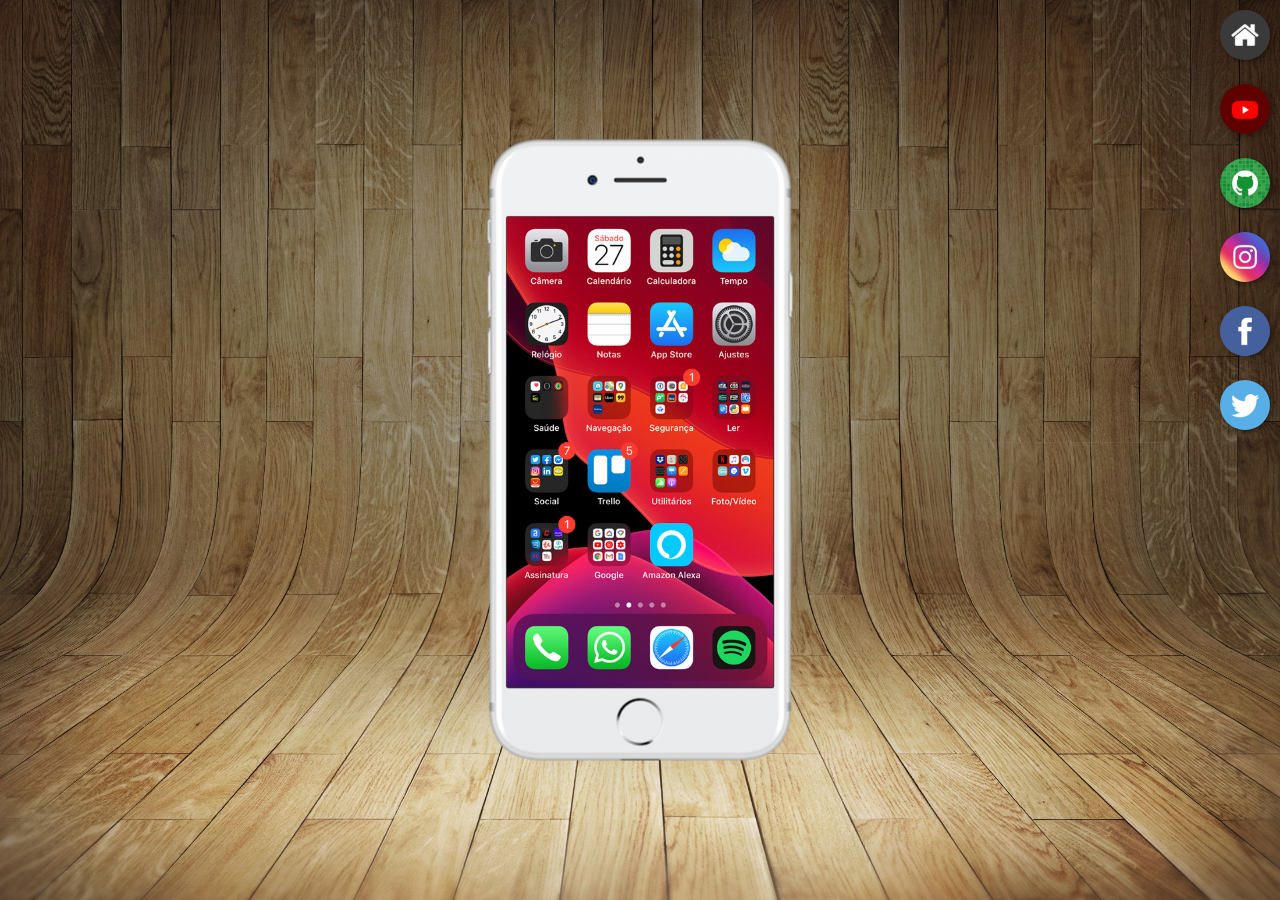
<file: index.html>
<!DOCTYPE html>
<html lang="pt-br">
<head>
    <meta charset="UTF-8">
    <meta http-equiv="X-UA-Compatible" content="IE=edge">
    <meta name="viewport" content="width=, initial-scale=1.0">
    <link rel="stylesheet" href="escilo/style.css">
    <title>Projeto Redes Sociais</title>

</head>
<body>
    <main>
        <section id="telefone">
            <iframe src="home.html" name="tela" id="tela" frameborder="0"></iframe>
                
        </section>
        <section id="redes-sociais">
            <a href="home.html" target="tela"> <img src="imagens/logo-home.jpg" alt="Home"></a><br>
            <a href="youtube.html" target="tela"> <img src="imagens/logo-youtube.jpg" alt="YouTube"></a><br>
            <a href="github.html" target="tela"> <img src="imagens/logo-github.jpg" alt="GitHub"></a><br>
            <a href="Instagram.html" target="tela"> <img src="imagens/logo-instagram.jpg" alt="Instagram"></a><br>
            <a href="#" target="tela"> <img src="imagens/logo-facebook.jpg" alt="Facebook"></a><br>
            <a href="#" target="tela"> <img src="imagens/logo-twitter.jpg" alt="Twitter"></a>
        </section>
    </main>
    <h1></h1>
</body>
</html>
</file>
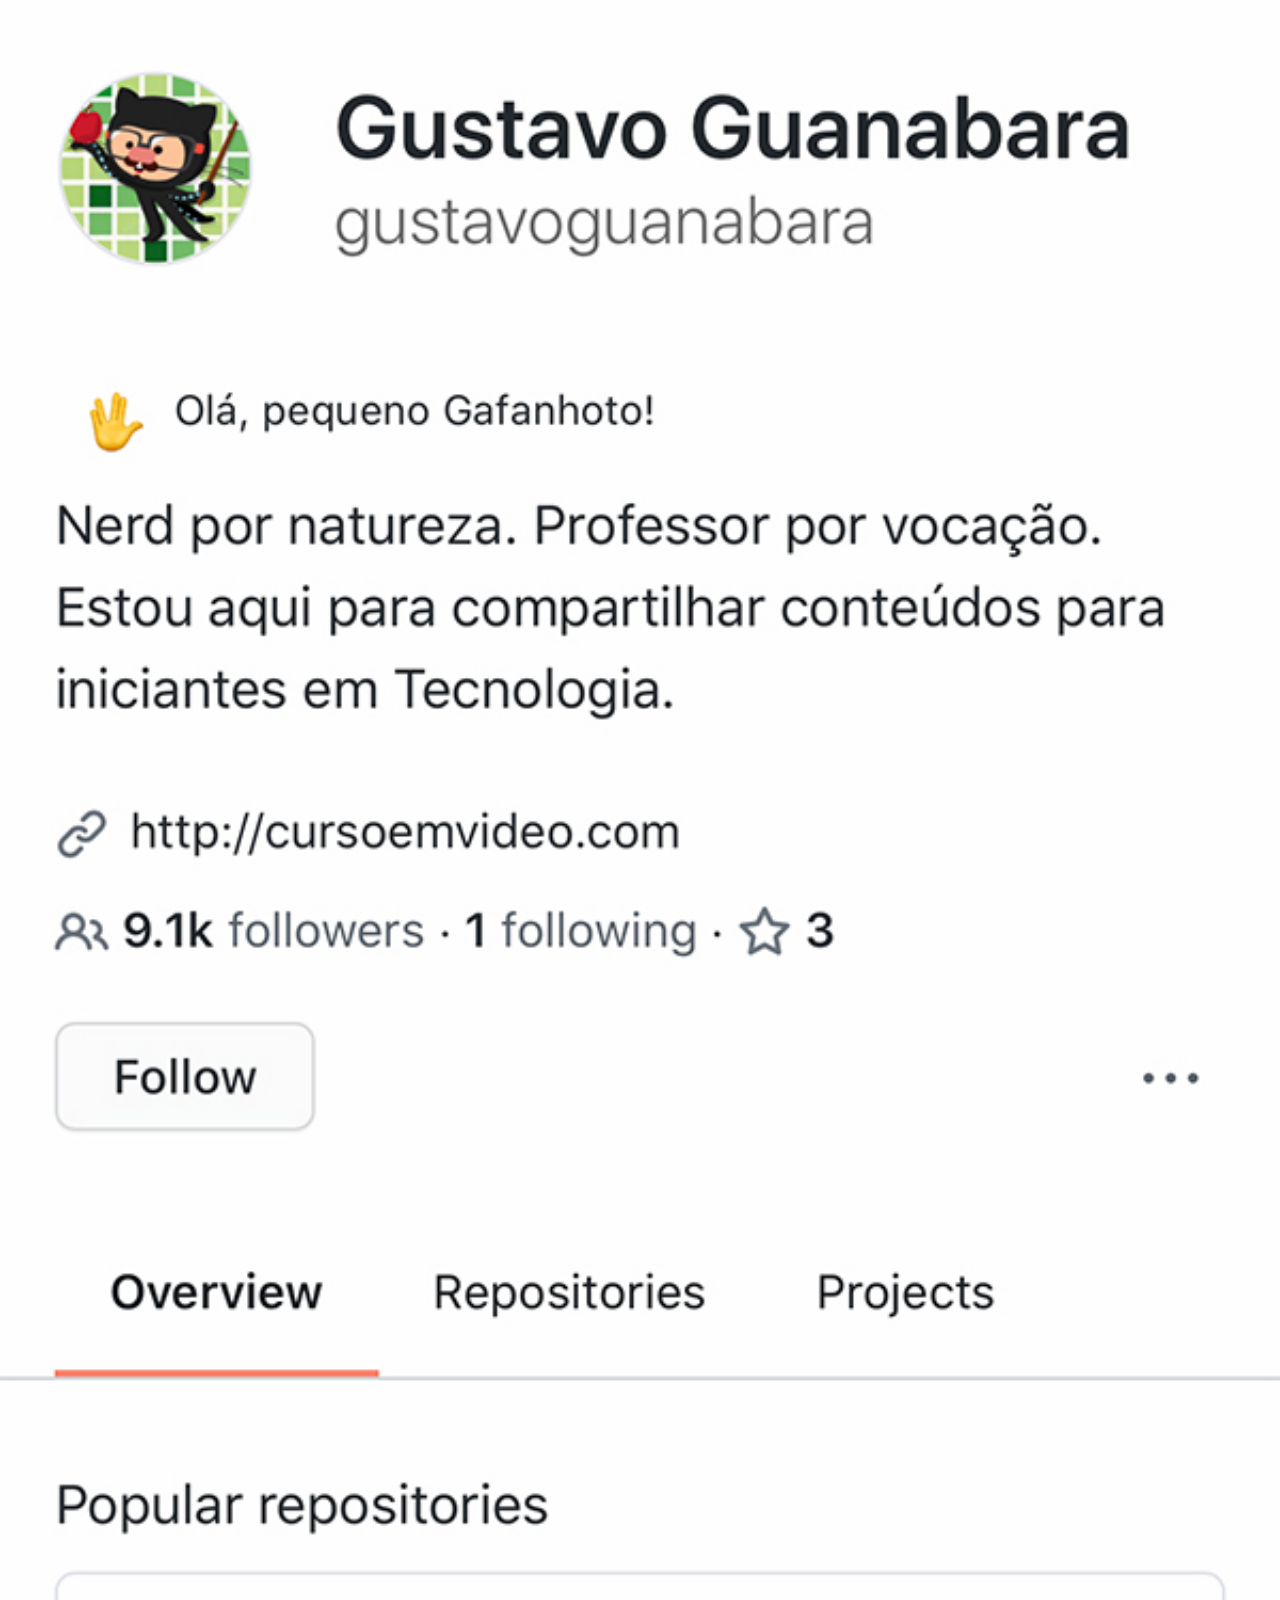
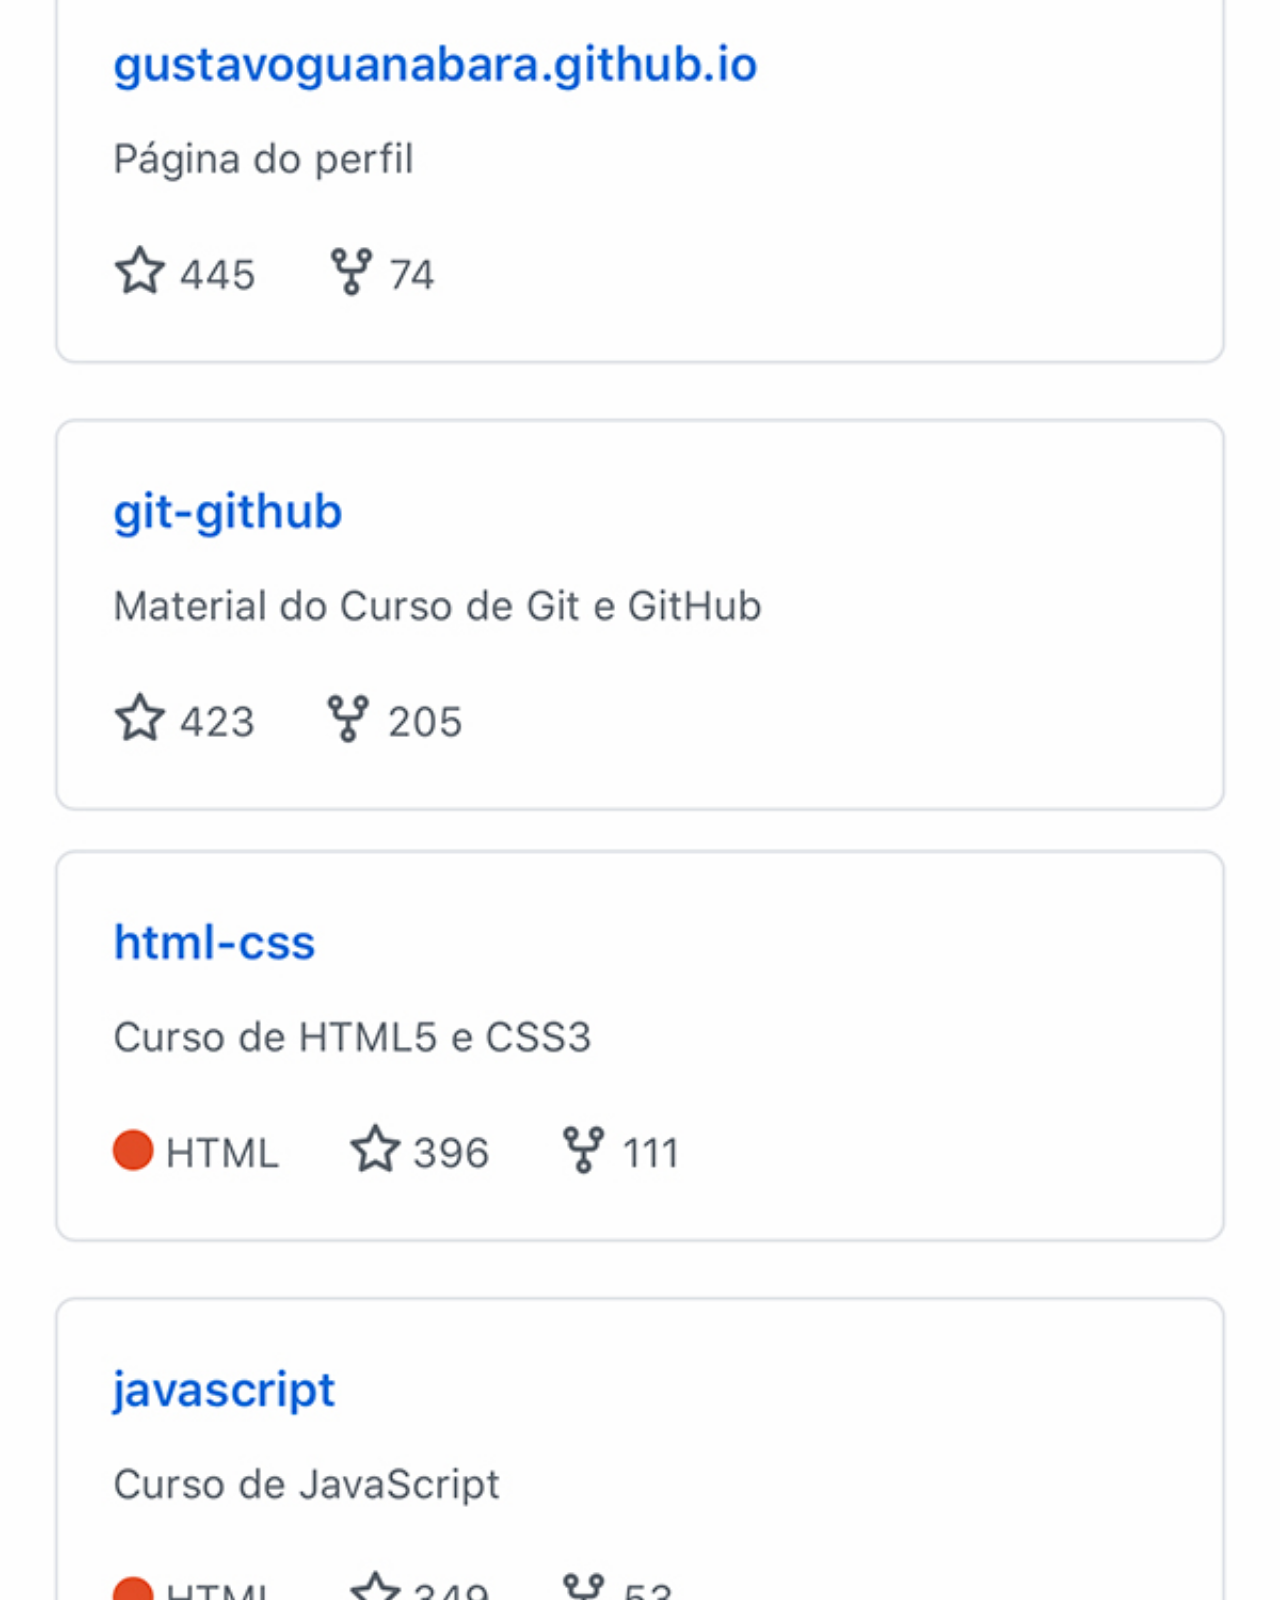
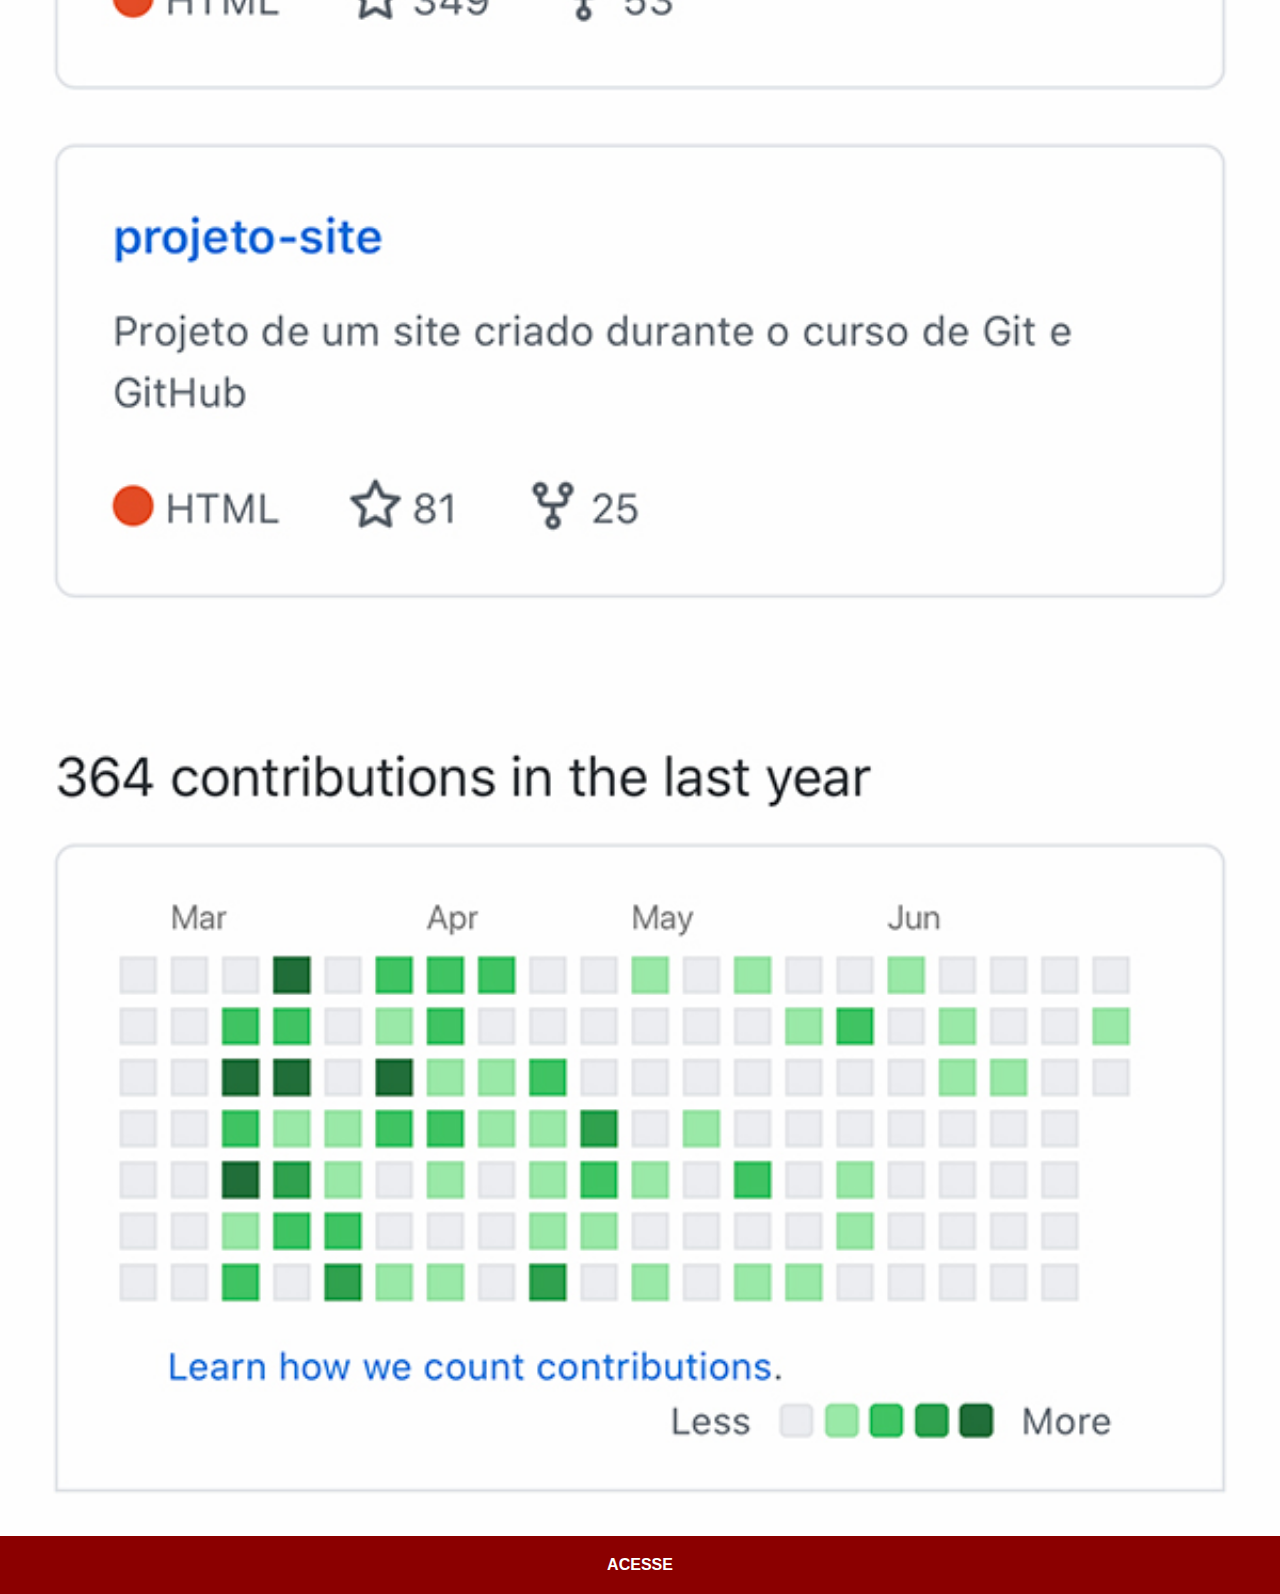
<file: github.html>
<!DOCTYPE html>
<html lang="pt-br">
<head>
    <meta charset="UTF-8">
    <meta http-equiv="X-UA-Compatible" content="IE=edge">
    <meta name="viewport" content="width=device-width, initial-scale=1.0">
    <title>GitHub></title>
    <link rel="stylesheet" href="escilo/social.css">
</head>
<body>
    <img src="imagens/tela-github.jpg" alt="GitHub">
    <a href="https://gustavoguanabara.github.io/" target="_blank">ACESSE</a>
</body>
</html>
</file>
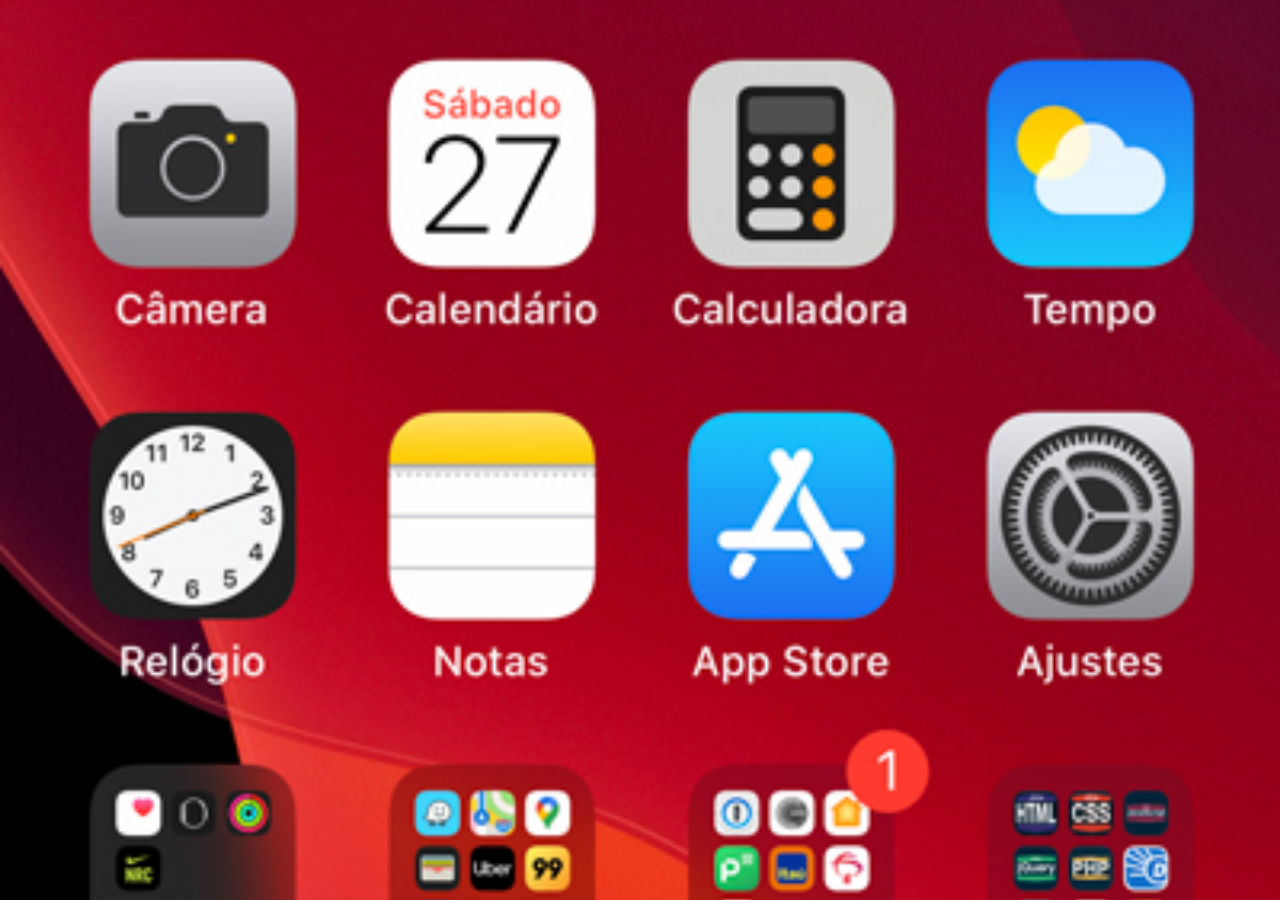
<file: home.html>
<!DOCTYPE html>
<html lang="pt-br">
<head>
    <meta charset="UTF-8">
    <meta http-equiv="X-UA-Compatible" content="IE=edge">
    <meta name="viewport" content="width=device-width, initial-scale=1.0">
    <title>Home</title>
</head>
<style>
    *{ 
        margin: 0px;
        padding: 0px;
    }

    body {
        width: 100vw;
        height: 100vh;
        background:  black url('imagens/tela-home.jpg') no-repeat top center;
        background-size: cover;
    }
</style>
<body>
    
</body>
</html>
</file>
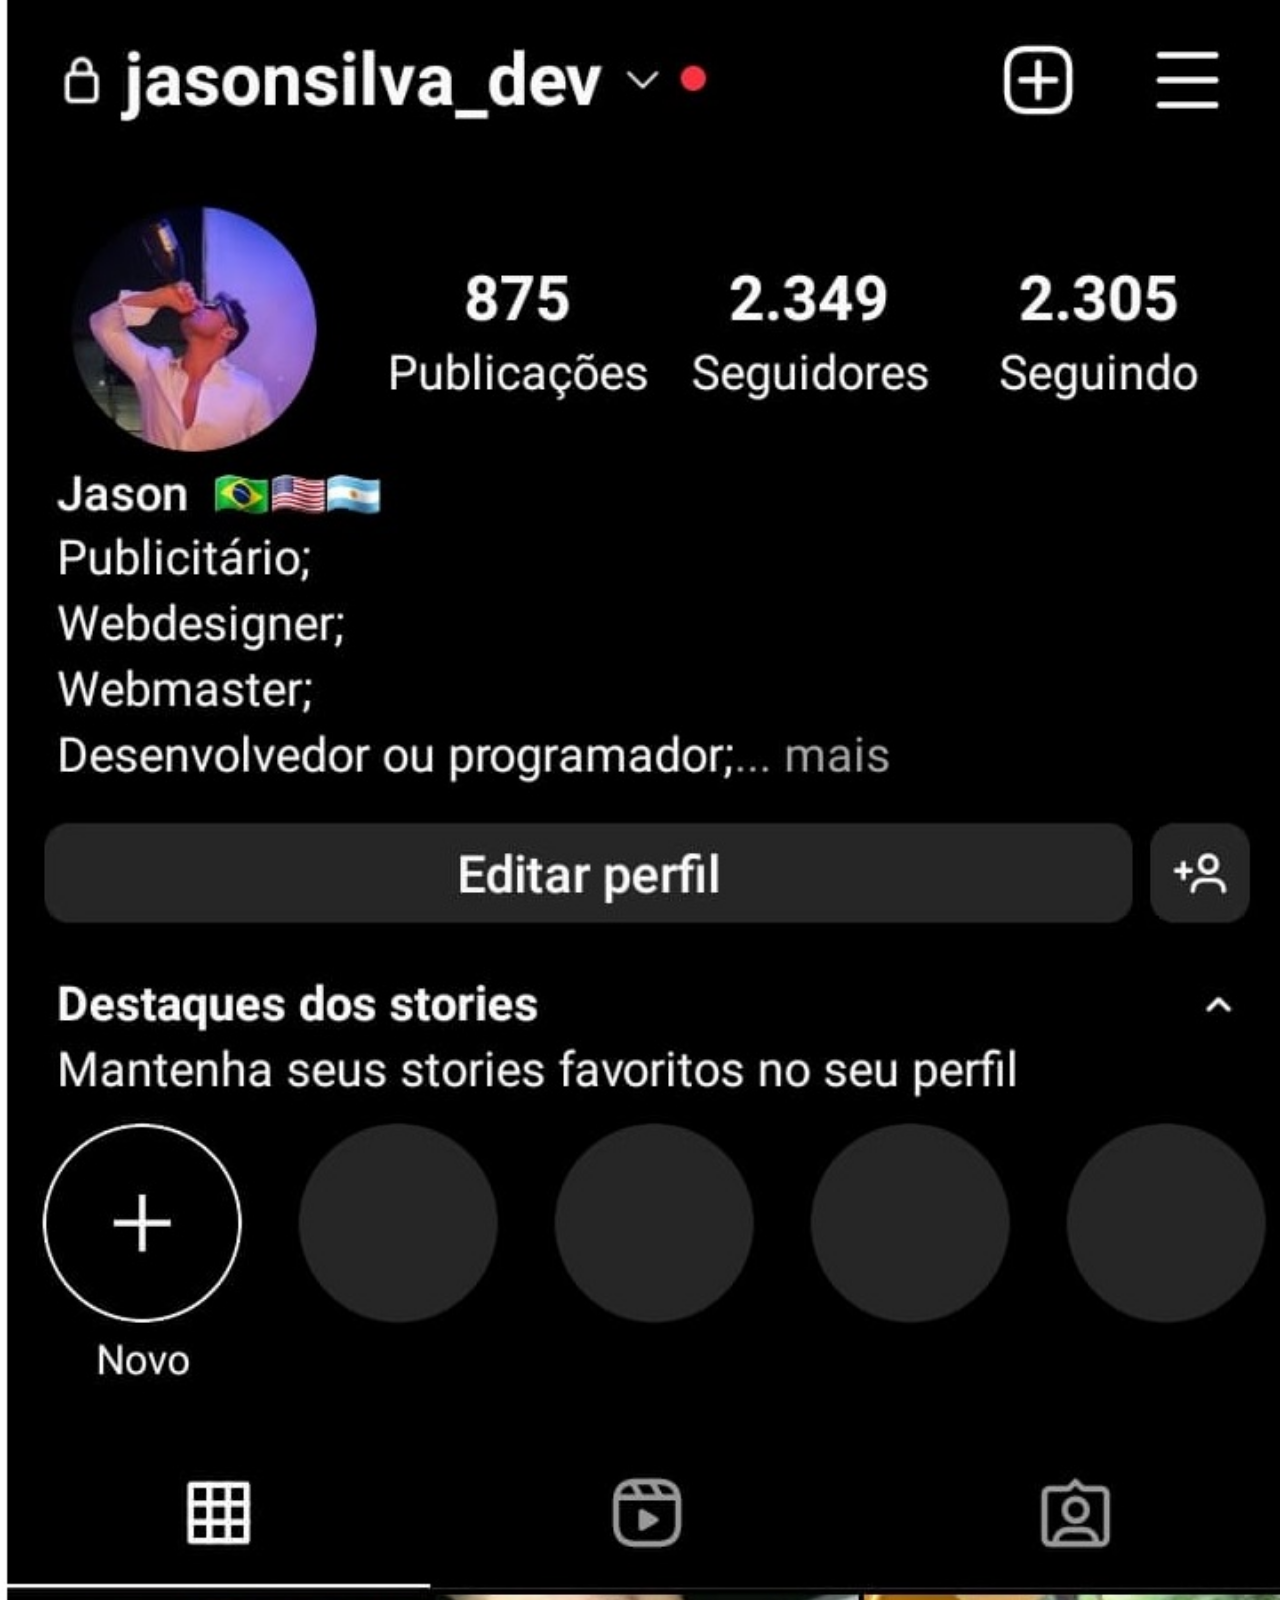
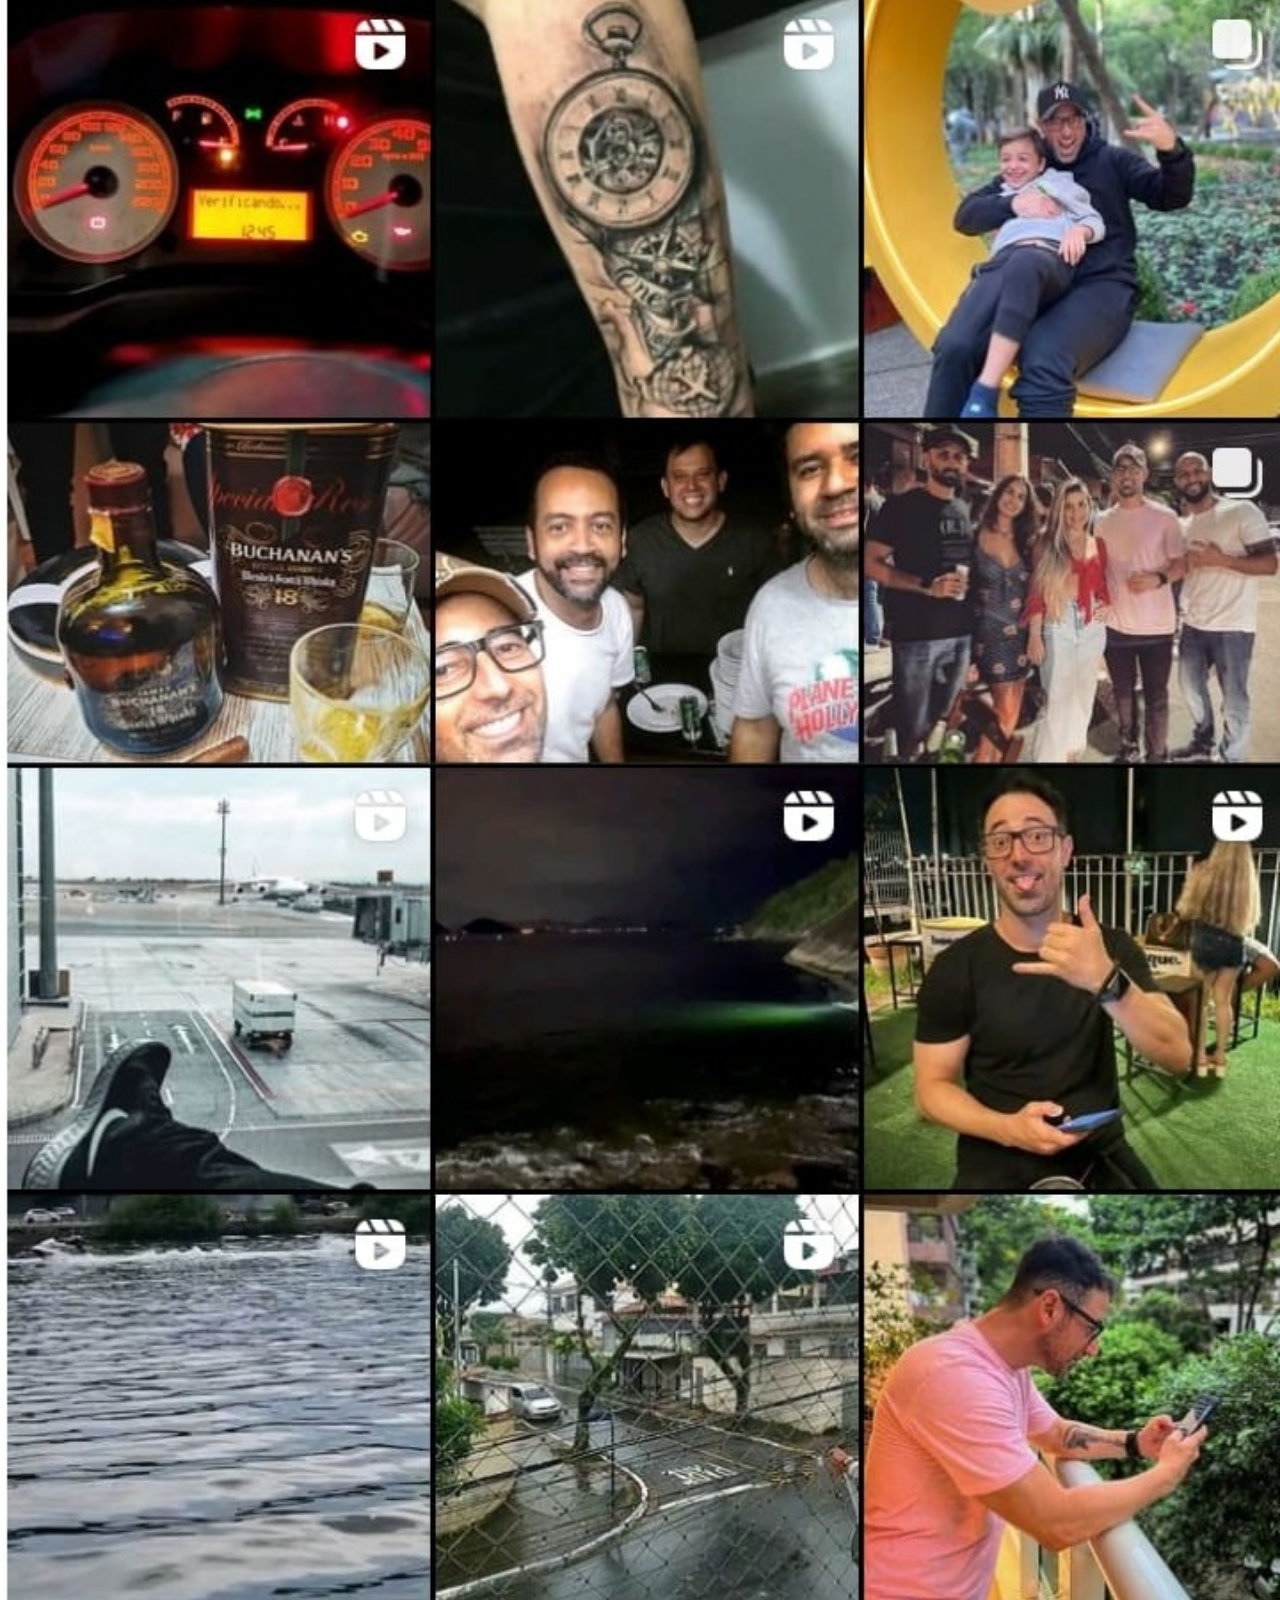
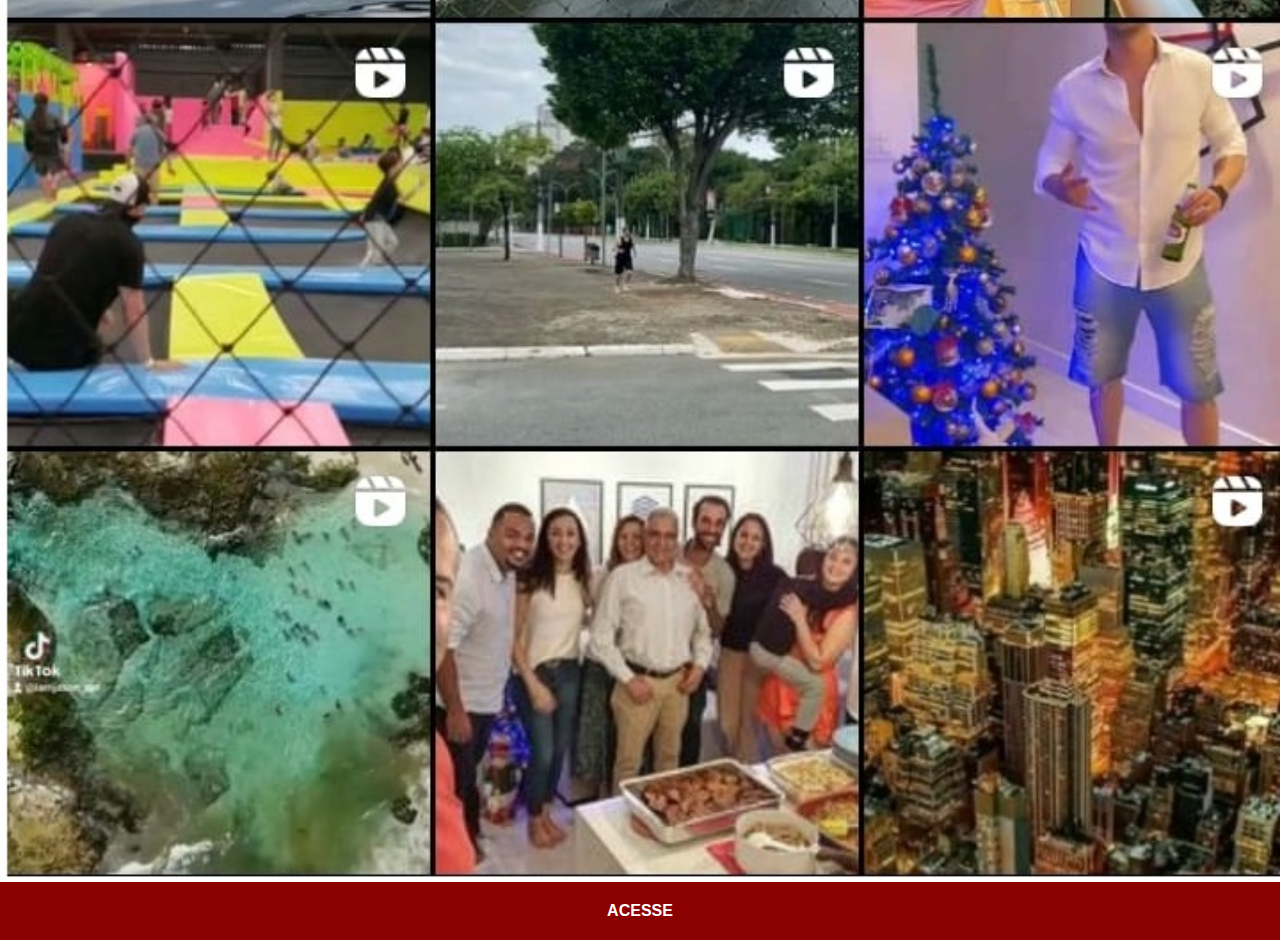
<file: Instagram.html>
<!DOCTYPE html>
<html lang="pt-br">
<head>
    <meta charset="UTF-8">
    <meta http-equiv="X-UA-Compatible" content="IE=edge">
    <meta name="viewport" content="width=device-width, initial-scale=1.0">
    <title>Instagram></title>
    <link rel="stylesheet" href="escilo/social.css">
</head>
<body>
    <img src="imagens/insta.jpeg" alt="GitHub">
    <a href="https://www.instagram.com/jasonsilva_dev/" target="_blank">ACESSE</a>
</body>
</html>
</file>
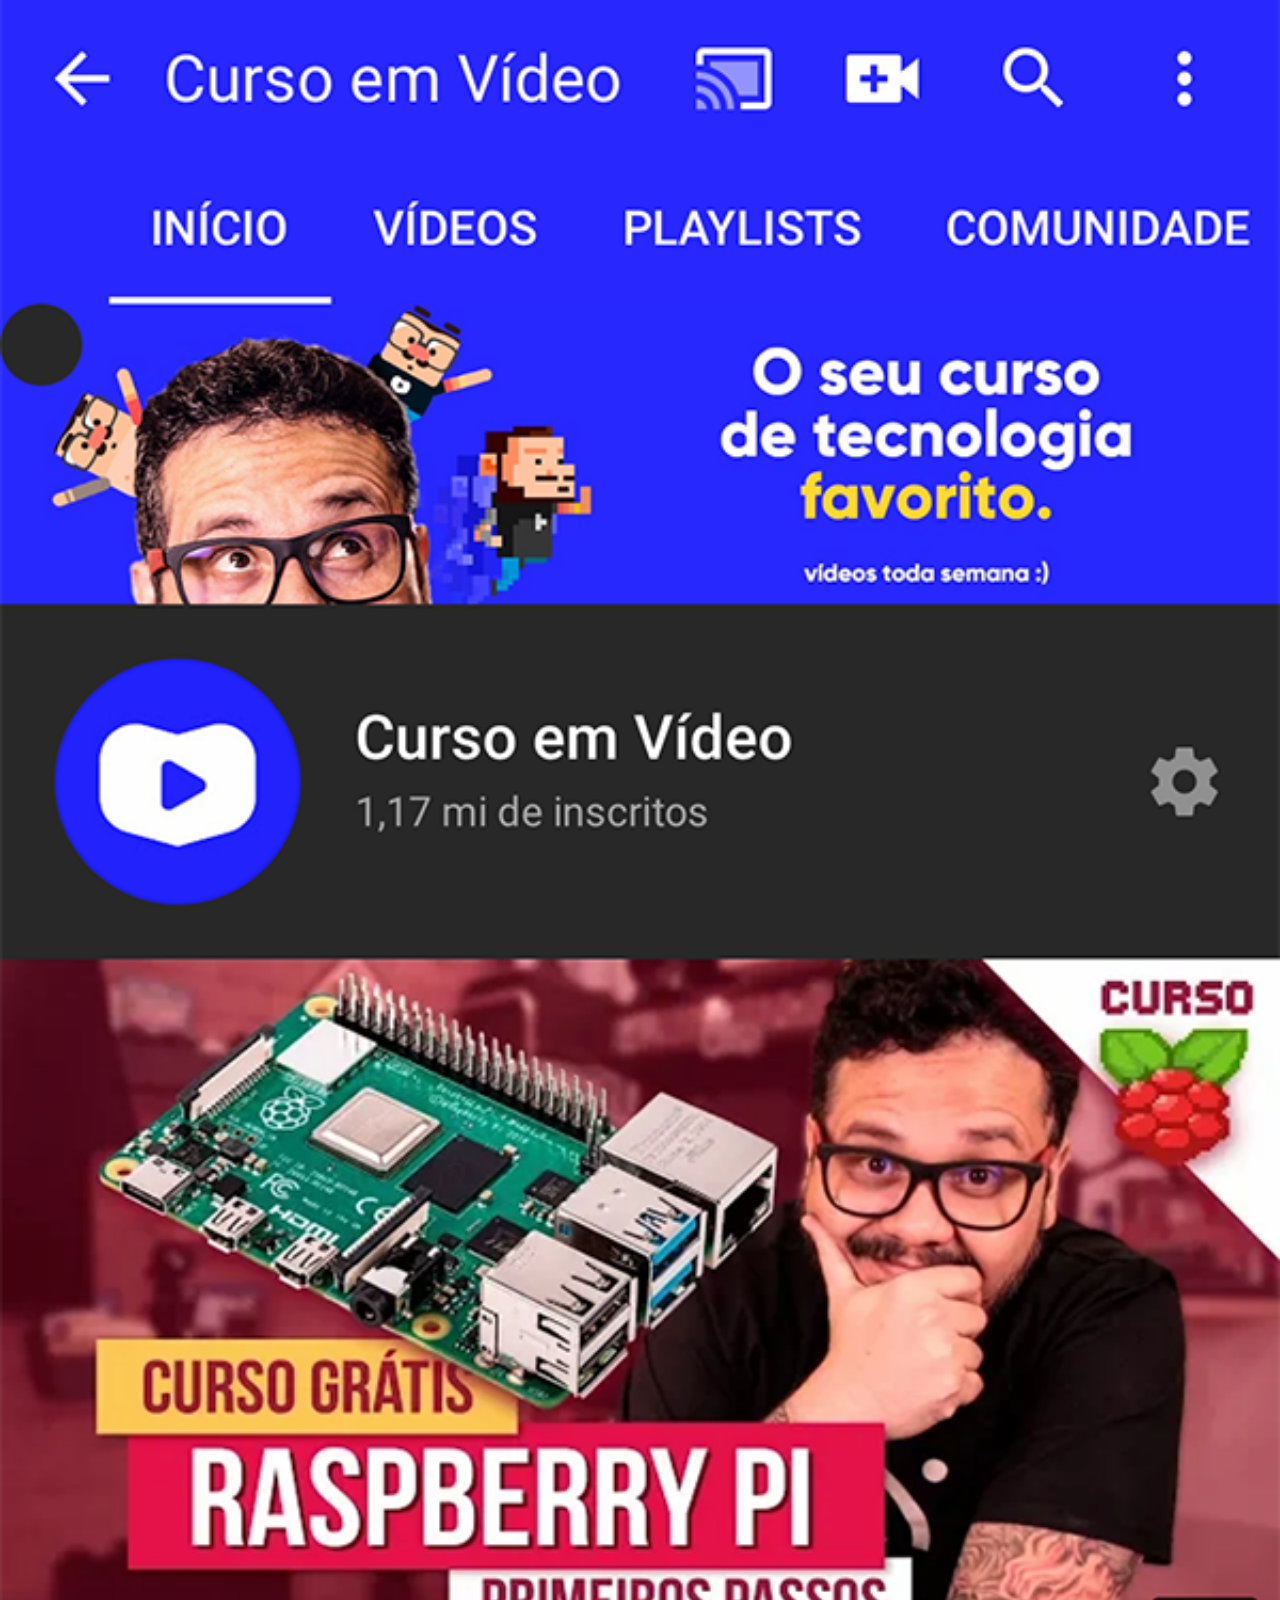
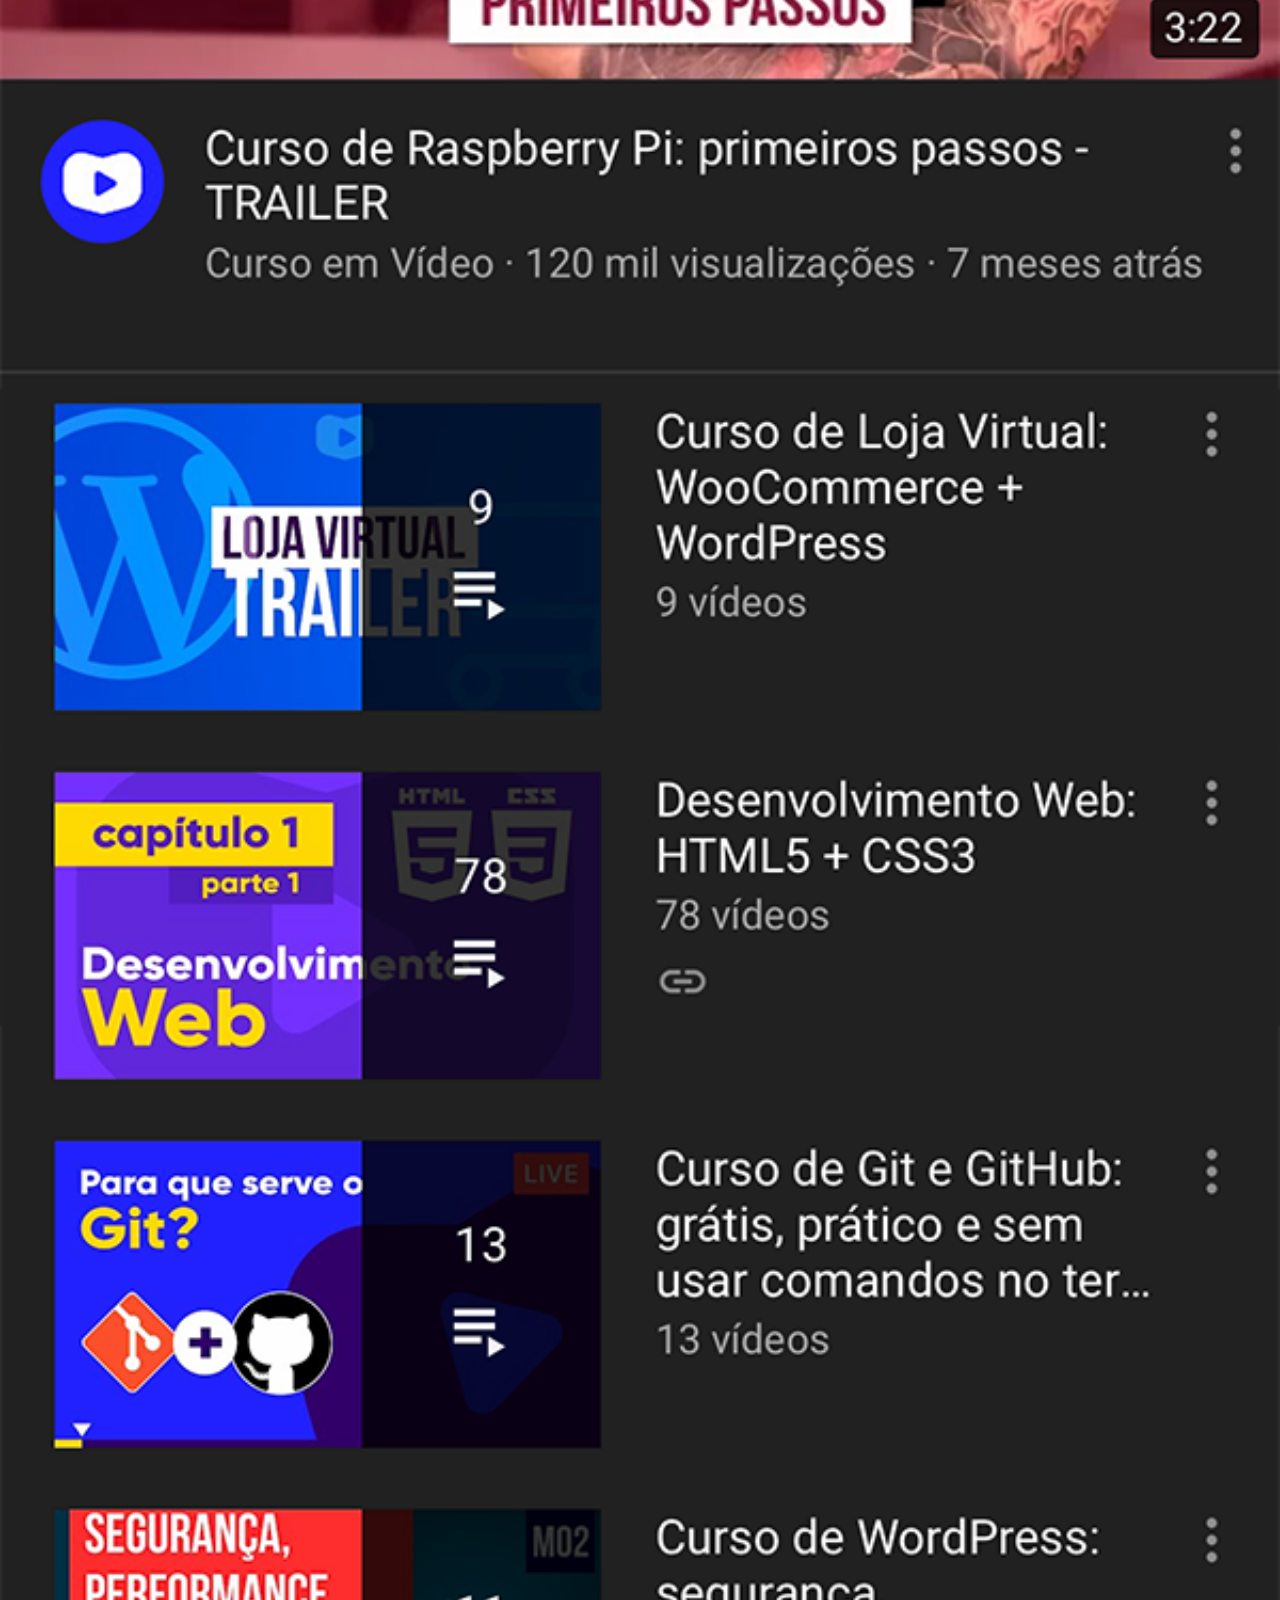
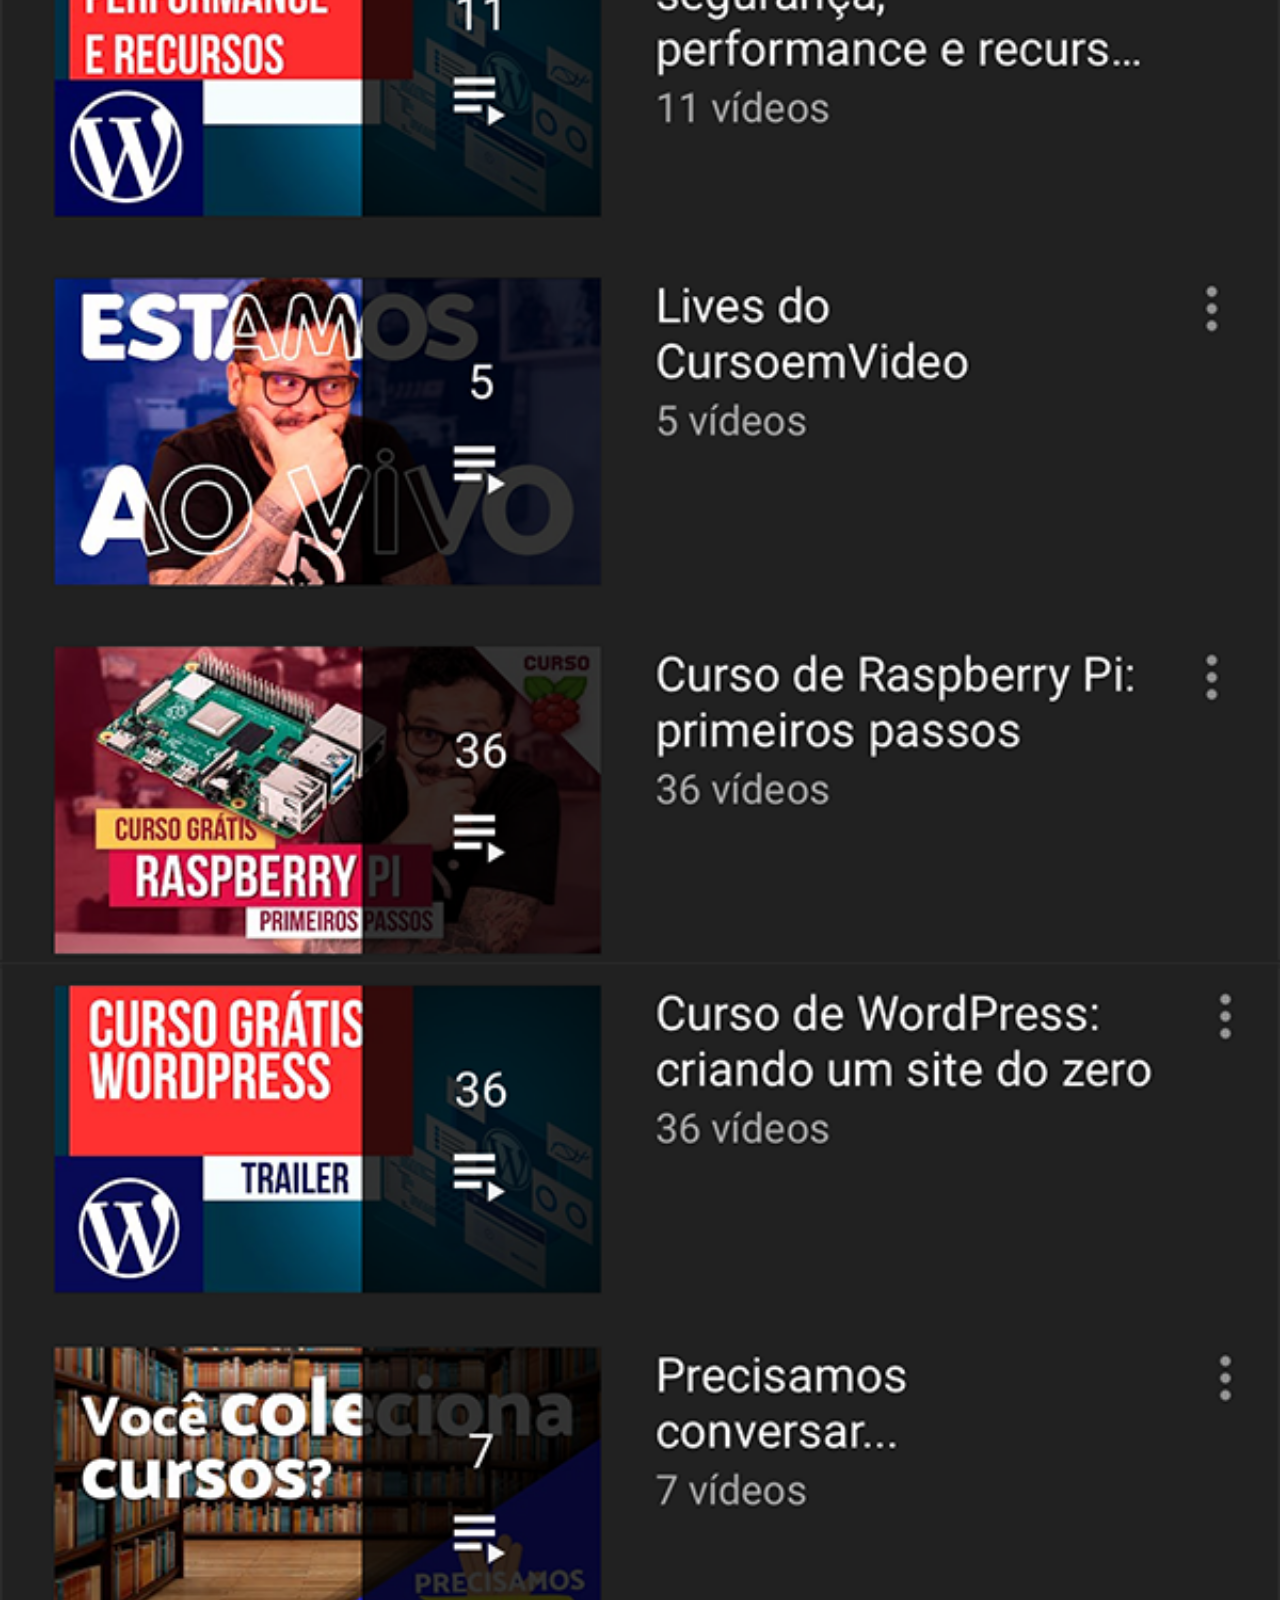
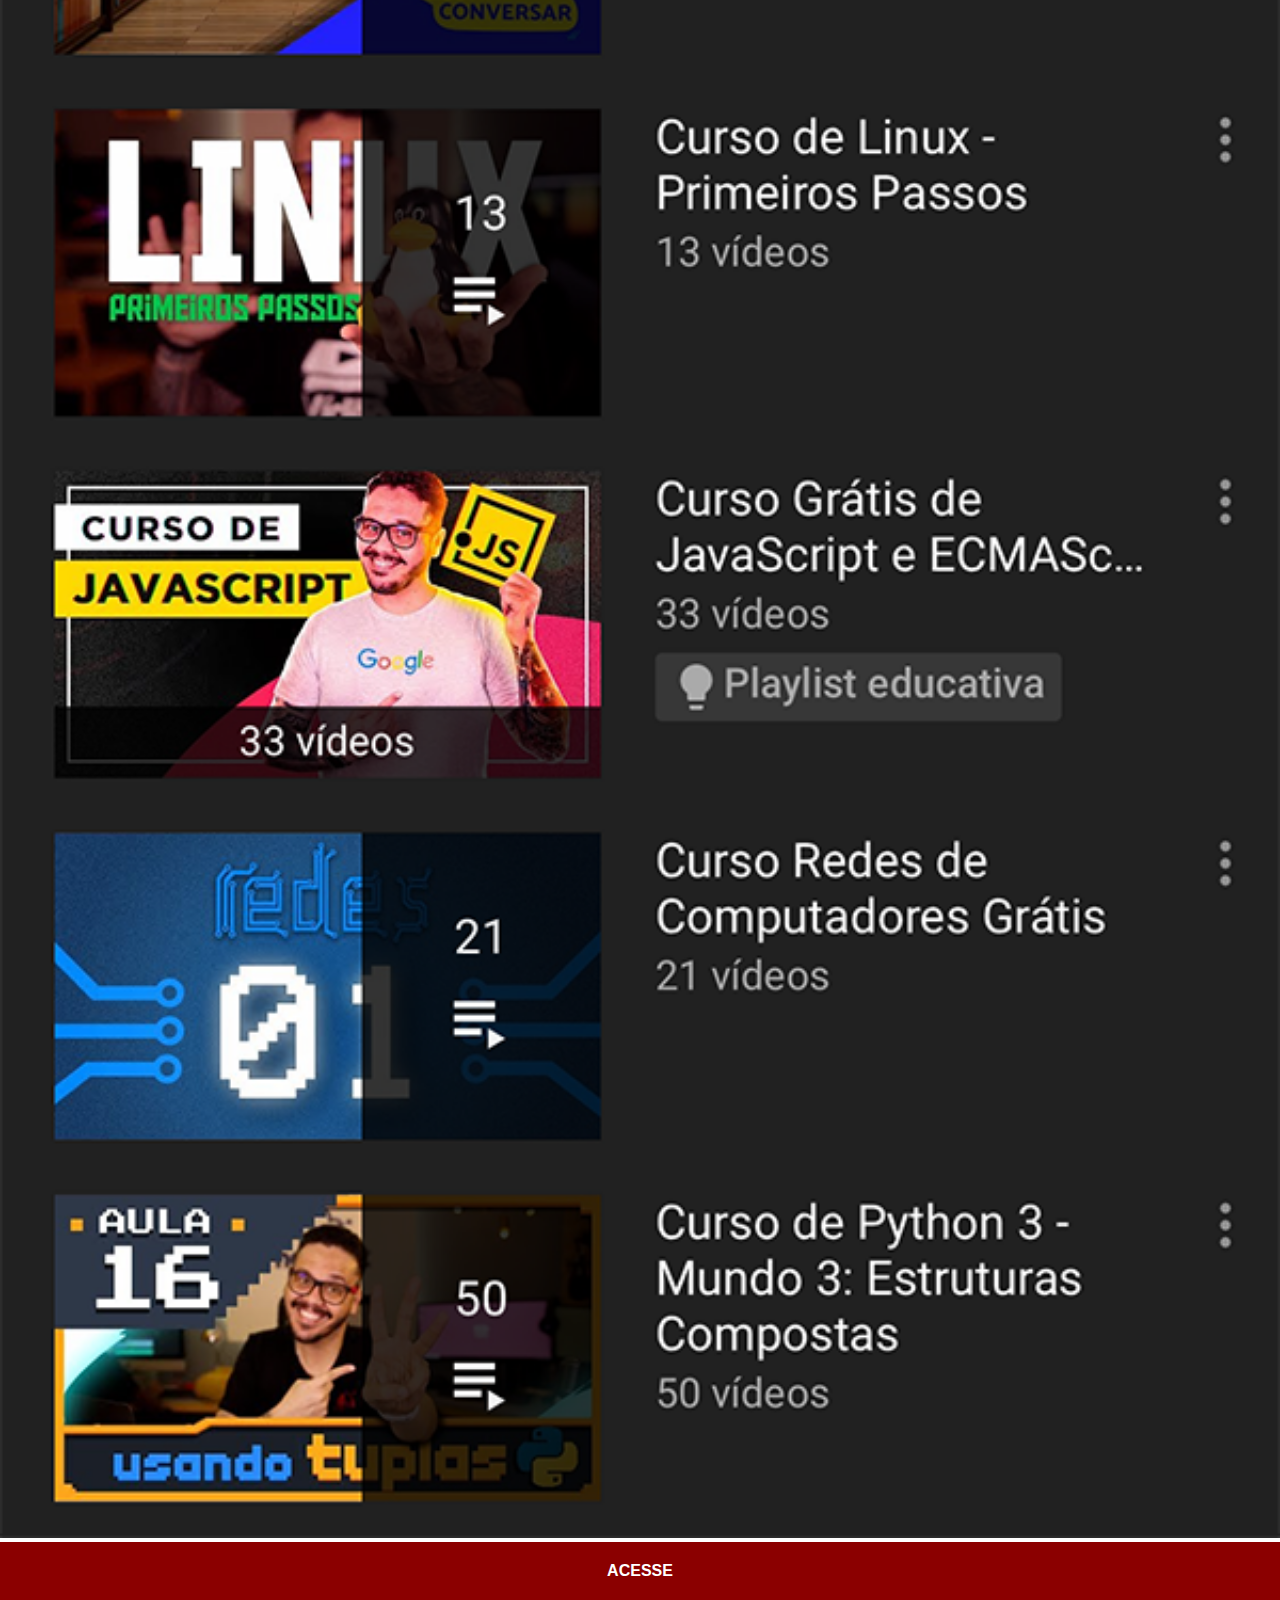
<file: youtube.html>
<!DOCTYPE html>
<html lang="pt-br">
<head>
    <meta charset="UTF-8">
    <meta http-equiv="X-UA-Compatible" content="IE=edge">
    <meta name="viewport" content="width=device-width, initial-scale=1.0">
    <title>YouTubetitle></title>
    <link rel="stylesheet" href="escilo/social.css">
</head>
<body>
    <img src="imagens/tela-youtube.png" alt="YouTube">
    <a href="https://www.youtube.com/c/CursoemV%C3%ADdeo" target="_blank">ACESSE</a>
</body>
</html>
</file>
<file: escilo/style.css>
@charset "UTF-8";

* {
    margin: 0px;
    padding: 0px;
    font-family: Arial, Helvetica, sans-serif;
}

html, body {
    height: 100vh;
    width: 100vw;
    background-color: black;
}

body {
    background:  url('../imagens/fundo-madeira.jpg') no-repeat top center;
    background-size: cover;
    background-attachment: fixed;
}

main {
    position: relative;
    height: 100vh;
}

section#telefone {
    position: absolute;
    top: 50%;
    left: 50%;
    transform: translate(-50%, -50%);

    height: 627px;
    width: 311px;
    background: url('../imagens/frame-iphone.png') no-repeat;

}

iframe#tela {
    position: relative;
    top: 80px;
    left: 22px;
    width: 267px;
    height: 471px;
}

section#redes-sociais {
    text-align: right;
}

section#redes-sociais img {
    width: 50px;
    margin: 10px;
    border-radius: 50%;
    box-shadow: 2px 2px 5px rgba(0, 0, 0, 0.400);
    box-shadow: border-box;
}

section#redes-sociais img:hover {
    border: 2px solid rgba(255, 255, 255, 0.637);
    transform: translate(-3px, -3px);
    box-shadow: 5px 5px 10px rgb (0, 2505, 0, 0.637);
    transform: transform .3s, border 1s;
}
</file>
<file: escilo/social.css>
@charset "UTF-8";

*{
    margin: 0px;
    padding: 0px;
    font-family: Arial, Helvetica, sans-serif;
}

::-webkit-scrollbar {
    width: 0px;
    height: 0px;
}

img {
    width: 100vw;
}

a {
    display: block;
    background-color: darkred;
    color: white;
    padding: 20px;
    text-align: center;
    font-weight: bolder;
    text-decoration: none;
}

a:hover {
    background-color: red;
}
</file>
